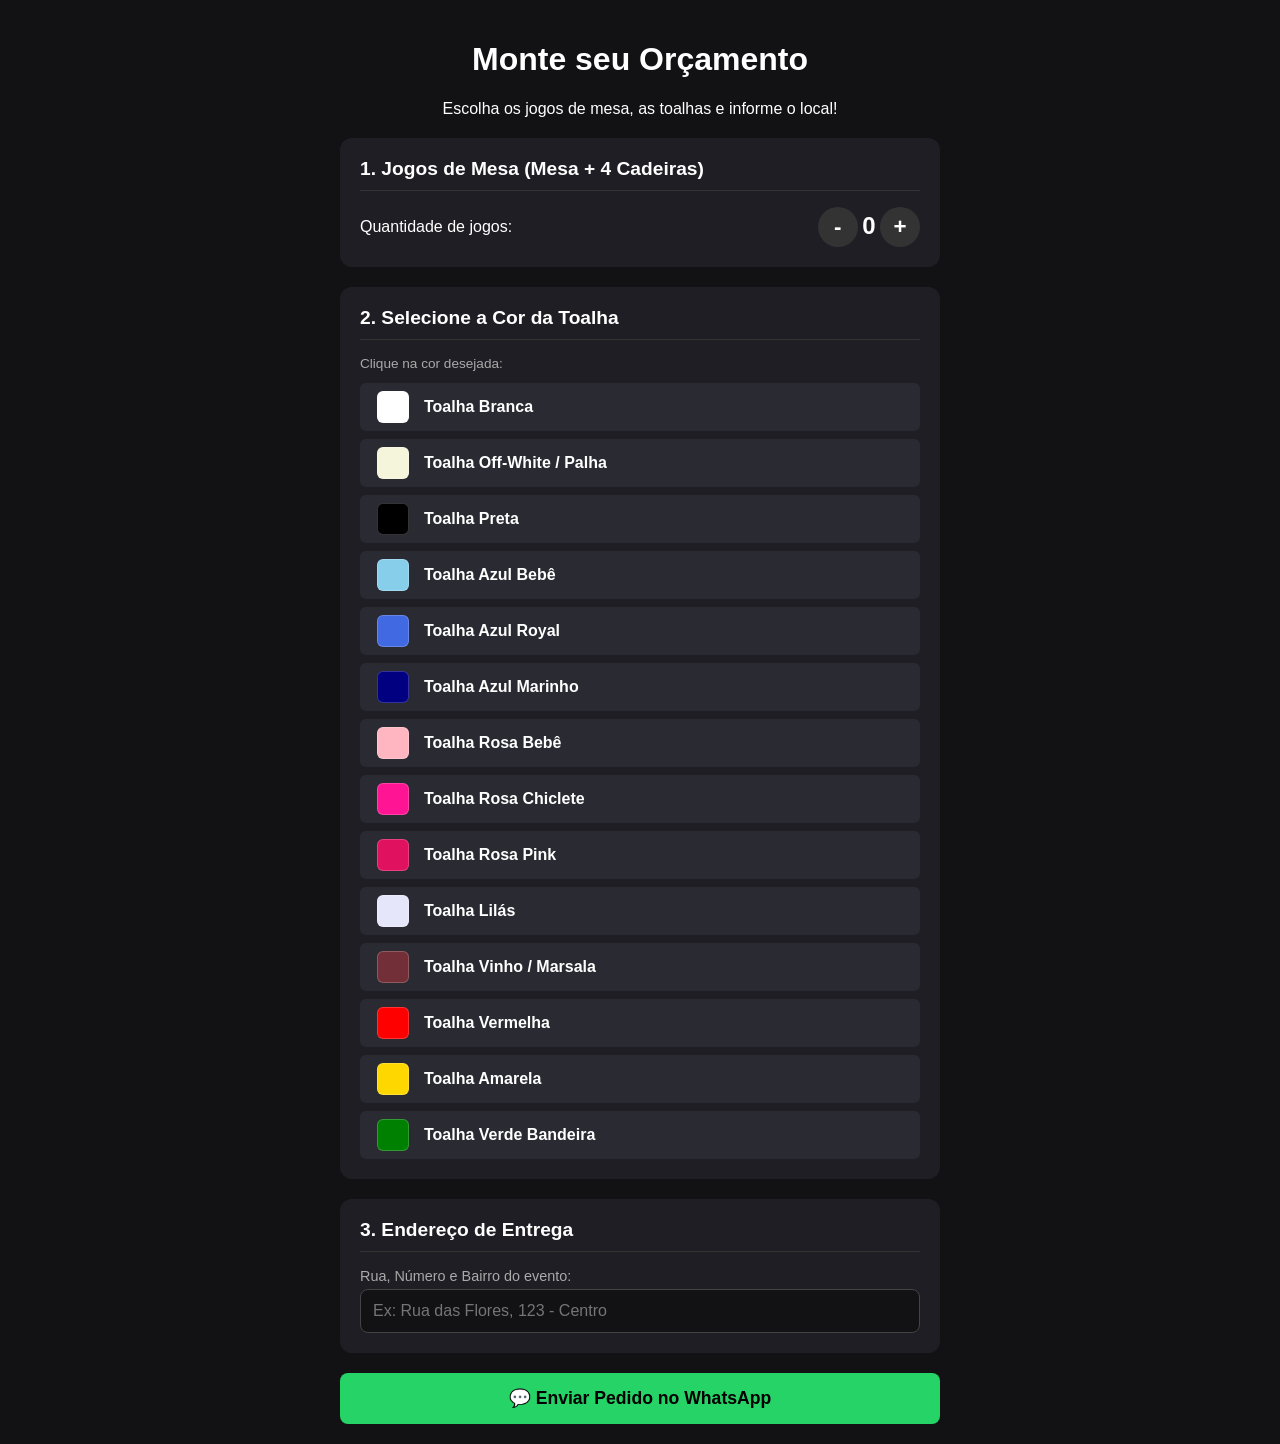
<file: index.html>
<!DOCTYPE html>
<html lang="pt-BR">
<head>
  <meta charset="UTF-8">
  <meta name="viewport" content="width=device-width, initial-scale=1.0">
  <title>Aluguel de Mesas e Toalhas</title>
  <!-- Conecta o arquivo CSS externo -->
  <link rel="stylesheet" href="style.css">
</head>
<body>

  <div class="container">
    <div class="header">
      <h1>Monte seu Orçamento</h1>
      <p>Escolha os jogos de mesa, as toalhas e informe o local!</p>
    </div>

    <!-- 1. SELEÇÃO DE MESAS -->
    <div class="card-section">
      <h2>1. Jogos de Mesa (Mesa + 4 Cadeiras)</h2>
      <div class="qty-control">
        <span>Quantidade de jogos:</span>
        <div>
          <button class="qty-btn" id="btn-menos">-</button>
          <span class="qty-display" id="qtd-mesas">0</span>
          <button class="qty-btn" id="btn-mais">+</button>
        </div>
      </div>
    </div>

    <!-- 2. SELEÇÃO DE COR DAS TOALHAS -->
    <div class="card-section">
      <h2>2. Selecione a Cor da Toalha</h2>
      <p style="font-size: 0.85rem; color: #aaa; margin-bottom: 12px;">Clique na cor desejada:</p>
      <div class="color-grid" id="catalog"></div>
    </div>

    <!-- 3. ENDEREÇO DE ENTREGA -->
    <div class="card-section">
      <h2>3. Endereço de Entrega</h2>
      <div class="input-group">
        <label for="endereco">Rua, Número e Bairro do evento:</label>
        <input type="text" id="endereco" placeholder="Ex: Rua das Flores, 123 - Centro">
      </div>
    </div>

    <!-- BOTÃO FINAL -->
    <button class="btn-wsp" id="btn-enviar">
      💬 Enviar Pedido no WhatsApp
    </button>
  </div>

  <!-- Conecta o arquivo JavaScript externo -->
  <script src="script.js"></script>
</body>
</html>
</file>
<file: style.css>
:root {
  --bg: #121214;
  --card-bg: #1e1e24;
  --text: #ffffff;
  --accent: #25d366;
}

* { 
  box-sizing: border-box; 
}

body {
  font-family: Arial, sans-serif;
  background: var(--bg);
  color: var(--text);
  margin: 0;
  padding: 20px;
}

.header {
  text-align: center;
  margin-bottom: 20px;
}

.container {
  max-width: 600px;
  margin: 0 auto;
}

.card-section {
  background: var(--card-bg);
  padding: 20px;
  border-radius: 12px;
  margin-bottom: 20px;
}

.card-section h2 {
  margin-top: 0;
  font-size: 1.2rem;
  border-bottom: 1px solid #333;
  padding-bottom: 10px;
}

/* Contador de Mesas */
.qty-control {
  display: flex;
  align-items: center;
  justify-content: space-between;
  margin-top: 15px;
}

.qty-btn {
  width: 40px;
  height: 40px;
  border-radius: 50%;
  border: none;
  background: #333;
  color: white;
  font-size: 1.4rem;
  font-weight: bold;
  cursor: pointer;
}

.qty-display {
  font-size: 1.5rem;
  font-weight: bold;
}

/* Inputs de formulário */
.input-group {
  margin-top: 15px;
}

.input-group label {
  display: block;
  margin-bottom: 5px;
  font-size: 0.9rem;
  color: #aaa;
}

.input-group input, .input-group select {
  width: 100%;
  padding: 12px;
  border-radius: 8px;
  border: 1px solid #444;
  background: #121214;
  color: white;
  font-size: 1rem;
}

/* Lista de Cores Acessível */
.color-grid {
  display: flex;
  flex-direction: column;
  gap: 8px;
}

.color-strip {
  height: 48px;
  border-radius: 6px;
  display: flex;
  align-items: center;
  justify-content: space-between;
  padding: 0 15px;
  cursor: pointer;
  border: 2px solid transparent;
  background: #2a2a32;
}

.color-strip.selected {
  border-color: var(--accent);
  box-shadow: 0 0 10px rgba(37, 211, 102, 0.5);
}

.color-info {
  display: flex;
  align-items: center;
  gap: 15px;
}

/* Quadrado da Paleta que renderiza a cor */
.color-preview {
  width: 32px;
  height: 32px;
  border-radius: 6px;
  border: 1px solid rgba(255, 255, 255, 0.2);
}

.color-name {
  color: #ffffff;
  font-weight: bold;
}

/* Botão de WhatsApp com contraste corrigido */
.btn-wsp {
  width: 100%;
  padding: 15px;
  background: var(--accent);
  color: #000000;
  border: none;
  border-radius: 8px;
  font-size: 1.1rem;
  font-weight: bold;
  cursor: pointer;
  display: flex;
  justify-content: center;
  align-items: center;
  gap: 10px;
  margin-top: 15px;
}
</file>
